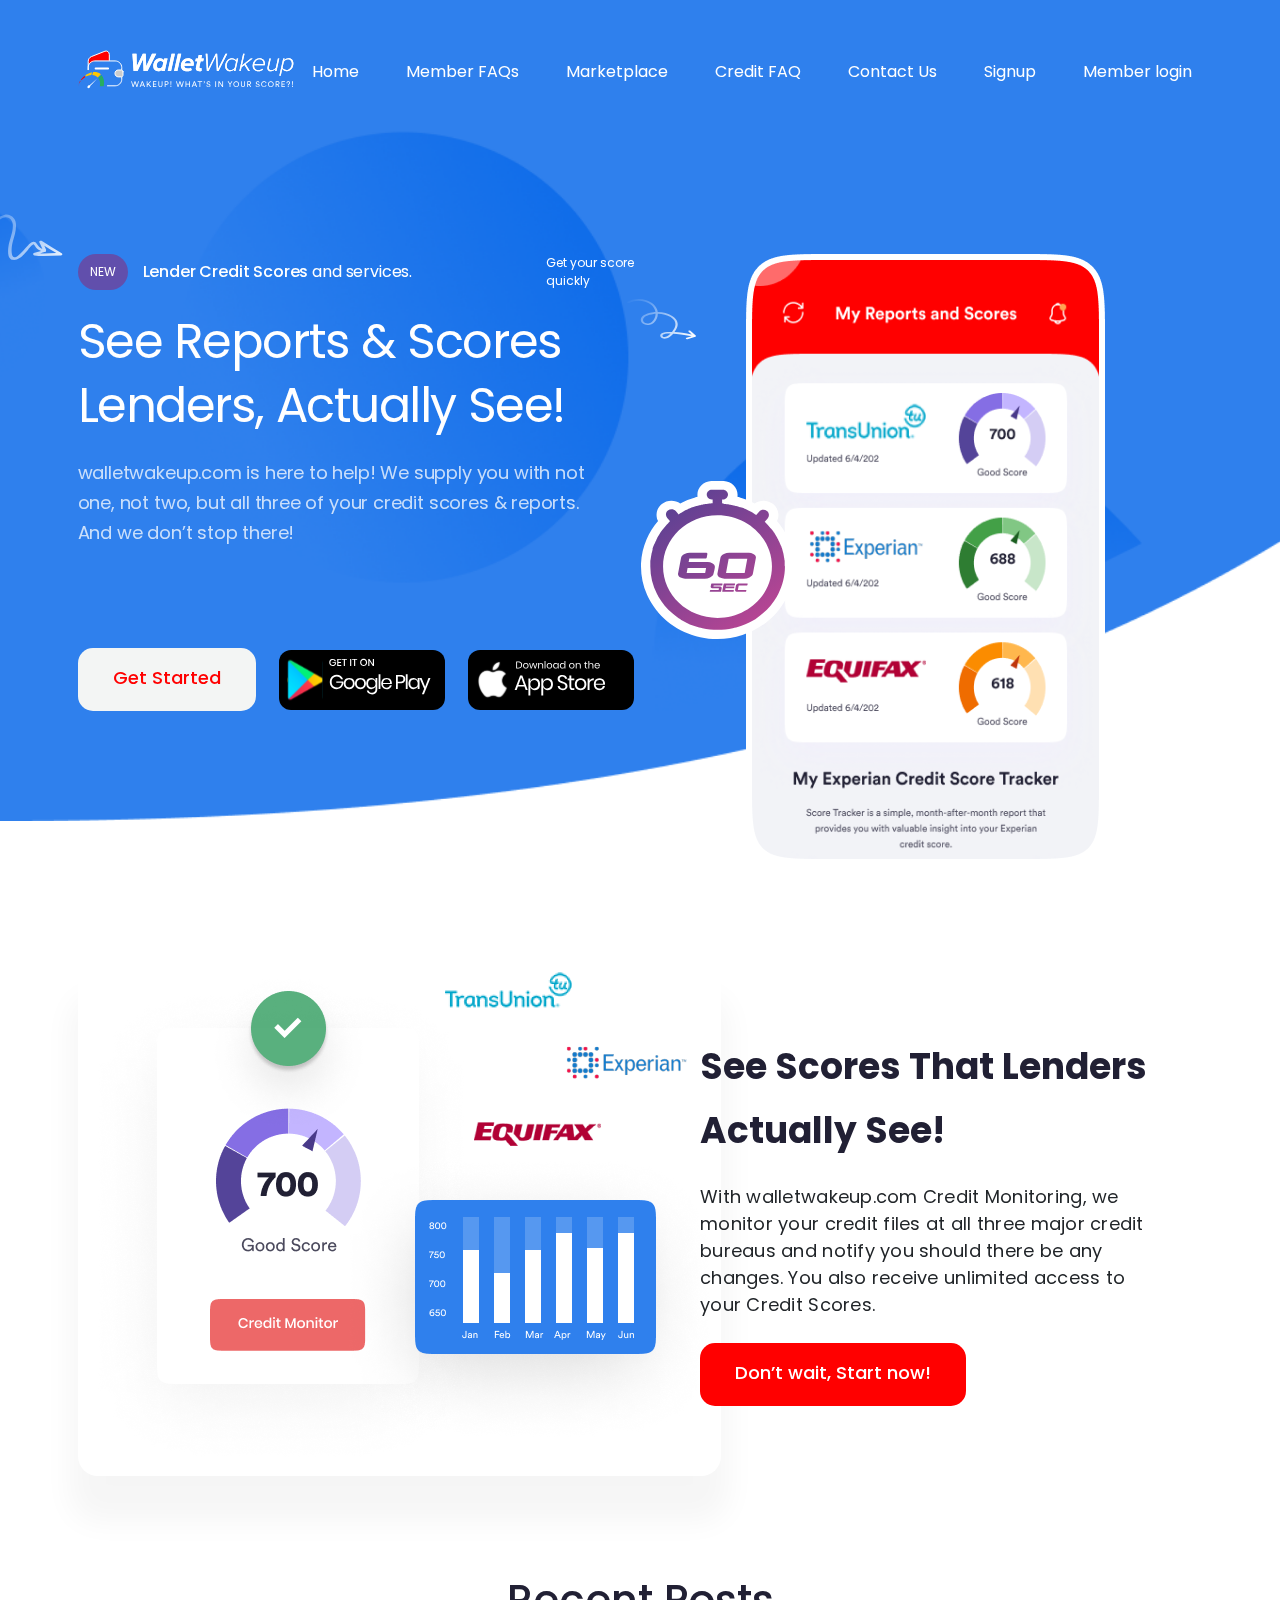
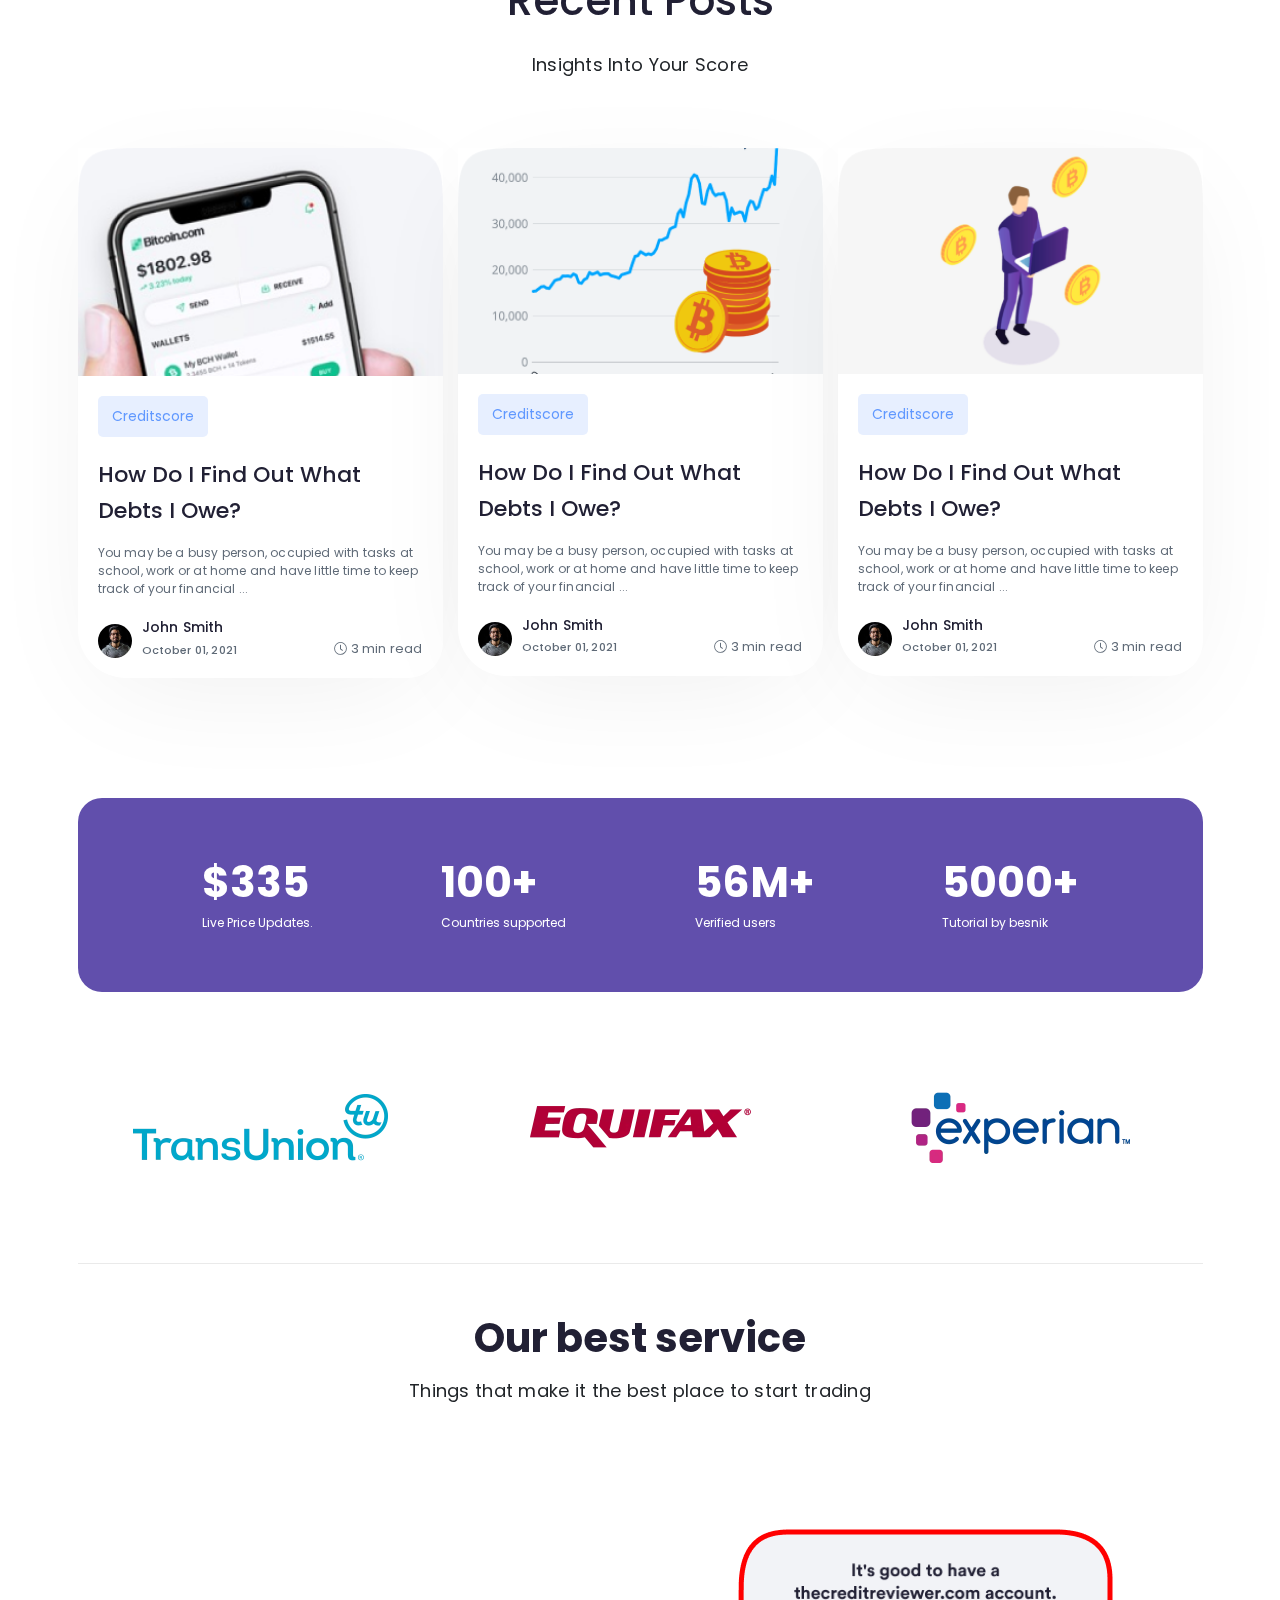
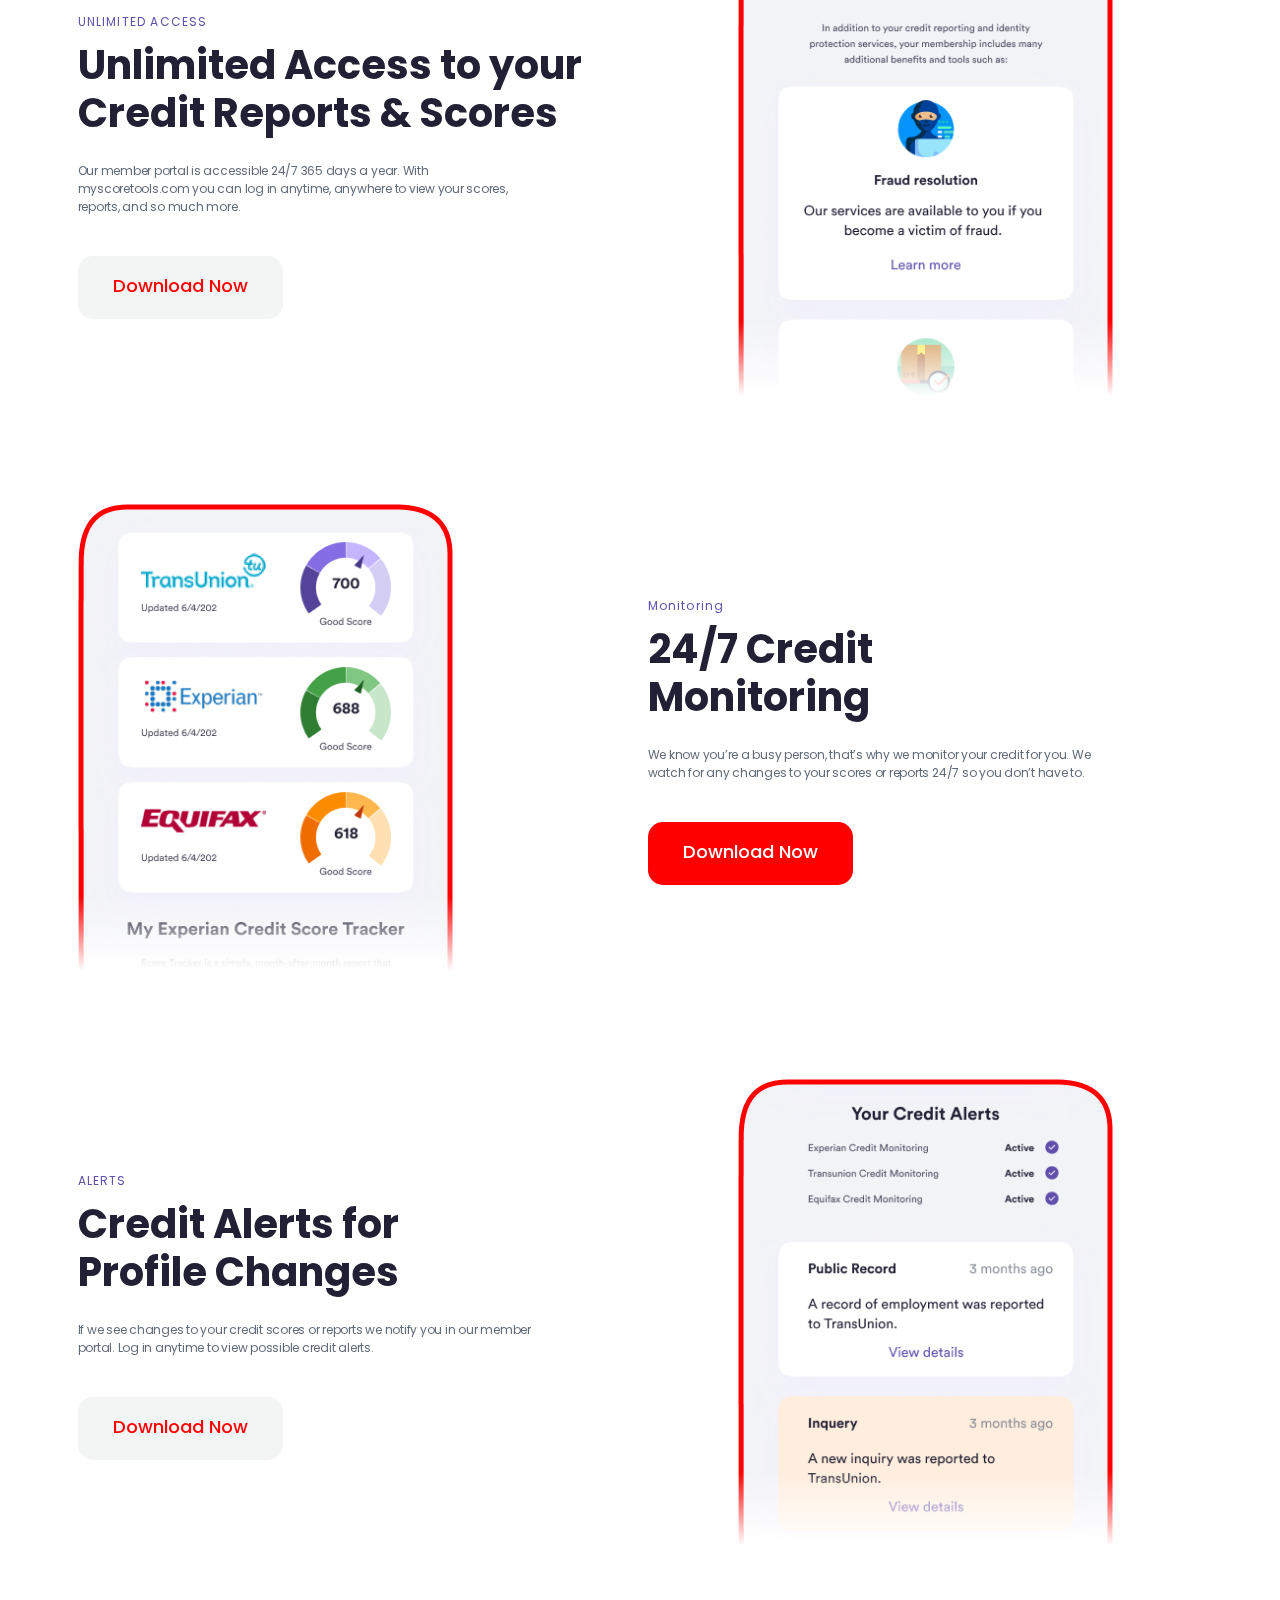
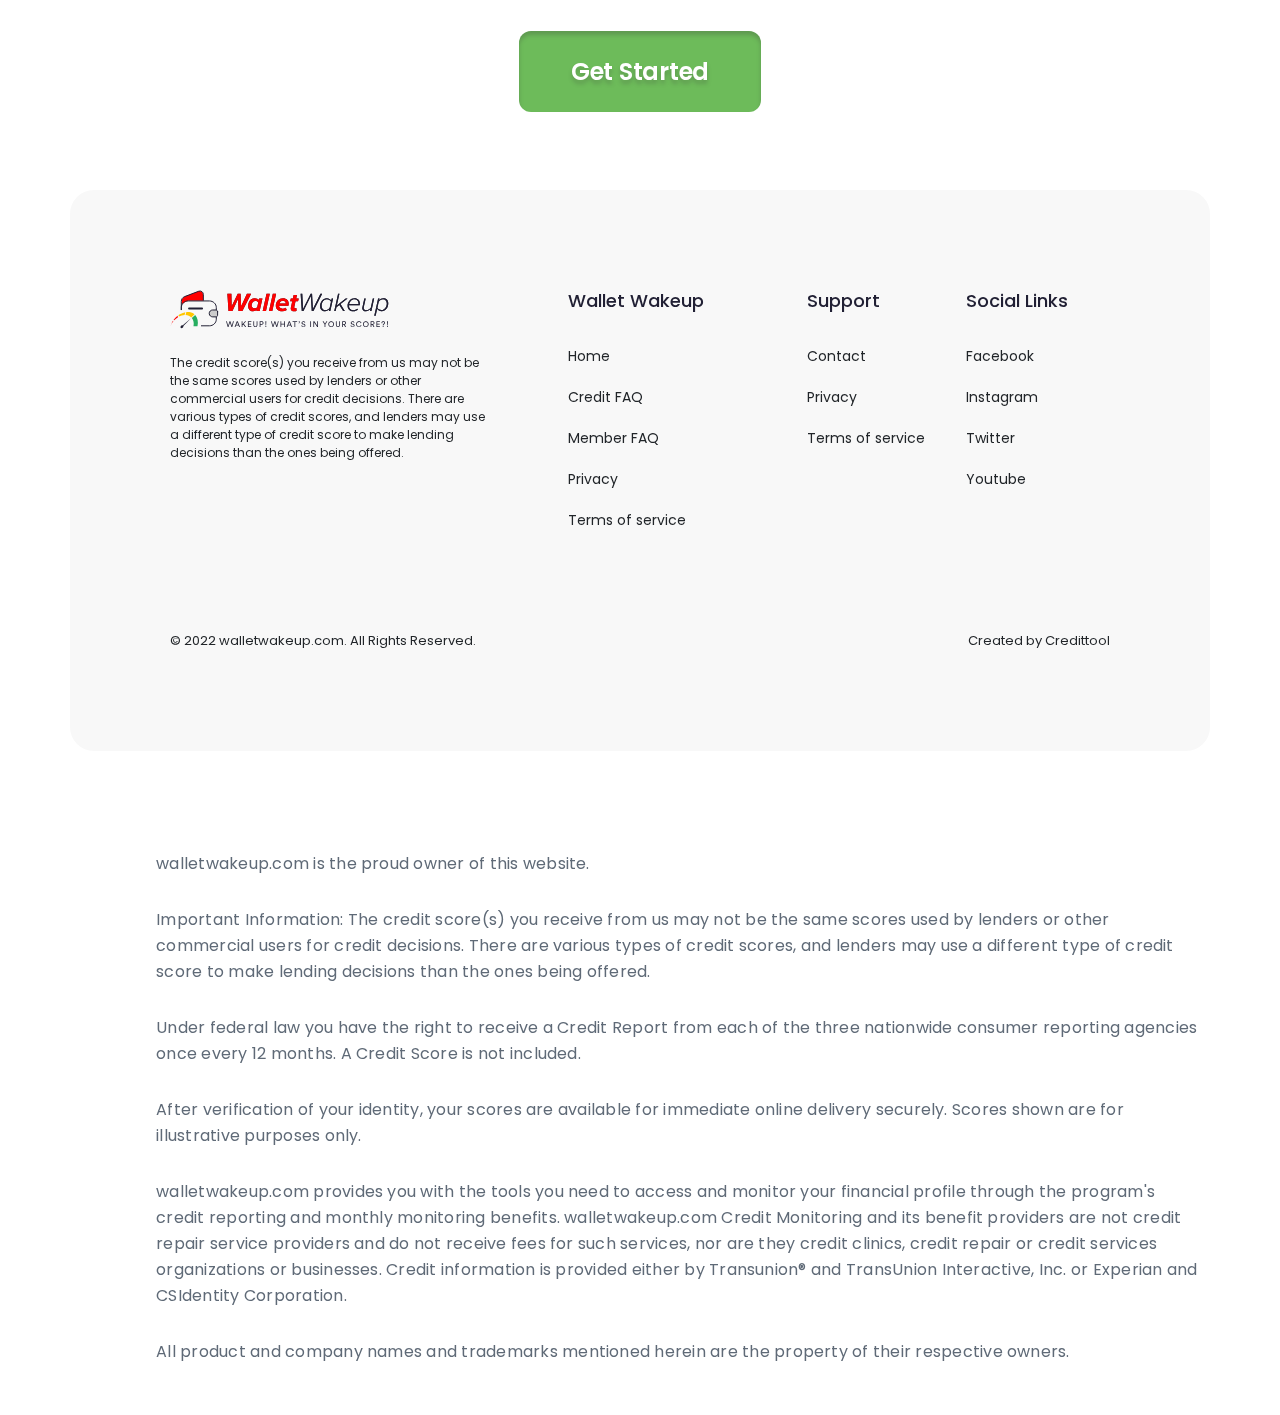
<file: index.html>
<!doctype html>
<html class="no-js" lang="">
    <head>
        <meta charset="utf-8">
        <meta http-equiv="x-ua-compatible" content="ie=edge">
        <title>Site Title Here</title>
        <meta name="description" content="">
        <meta name="viewport" content="width=device-width, initial-scale=1"> 
		<link rel="shortcut icon" type="image/x-icon" href="#">
        <!-- Place favicon.ico in the root directory -->
        
		<!-- CSS here -->
        <link rel="stylesheet" href="assets/css/bootstrap.min.css">
        <link rel="stylesheet" href="assets/css/fontawesome.min.css">  
        <link rel="stylesheet" href="assets/css/style.css">
        <link rel="stylesheet" href="assets/css/responsive.css">
    </head>
    <body>

       
    <!-- header-area START -->
    <div class="header-area">
        <div class="container">
            <div class="row align-items-center">
                <div class="col-2 col-md-1 d-block d-lg-none text-center">
                    <div class="bar">
                        <a class="bar-icon siteBar-btn" href="#">
                            <span></span>
                        </a>
                    </div>
                </div>
                <div class="col-lg-2 col-6">
                    <div class="logo-area">
                        <a href="index.html"><img src="assets/img/Logo.svg" alt=""></a>
                    </div>
                </div>
                <div class="col-lg-10 d-none d-lg-block ">
                    <div class="menu-area">
                        <nav>
                            <ul id="nav">
                                <li><a href="#" class="active">Home</a></li>
                                <li><a href="#">Member FAQs</a></li> 
                                <li><a href="#">Marketplace</a></li> 
                                <li><a href="#">Credit FAQ</a></li> 
                                <li><a href="#">Contact Us</a></li>    
                                <li><a href="./details.html">Signup</a></li> 
                                <li><a href="./details.html">Member login</a></li>   
                            </ul>
                        </nav>
                    </div>
                </div>
            </div>
        </div>
    </div>
        <!-- mobile-menu START -->
        <div class="mobile-menu">
            <div> 
                <a href="#" class="bars siteBar-btn"><i class="fal fa-long-arrow-left"></i></a> 
                <a href="/"><img src="assets/img/Logo.svg" alt=""></a>
                <ul>
                    <li><a href="#" class="active">Homen <span></span></a></li>
                    <li><a href="#">Member FAQs <span></span></a></li> 
                    <li><a href="#">Credit FAQ <span></span></a></li>  
                    <li><a href="#">Contact Us <span></span></a></li>  
                </ul>
            </div>
            <div class="mobileBtn">
                <a href="./details.html">Sign up</a>
                <a href="./details.html">Member Login</a> 
            </div>
        </div> 
    <!-- header-area END -->


    <main>

        <section class="hero_area mb_100">
            <img src="assets/img/hero-bg.png" class="hero_bg" alt="">
            <div class="container">
                <div class="row">
                    <div class="col-lg-6">
                        <div class="hero_cont">
                            <div class="hero_cont_top">
                                <button>
                                    <img src="assets/img/arrow-hero-cont.svg" alt=""> 
                                    new
                                </button>
                                <h6>Lender Credit Scores <span>and services.</span></h6>
                            </div>
                            <h1>See  Reports & Scores   Lenders,  Actually See!</h1>
                            <p>walletwakeup.com is here to help! We supply you with not one, not two, but all three of your credit scores & reports. And we don’t stop there!</p>
                            <div class="hero-btn_grp">
                                <a href="#" class="thm_btn">Get Started</a>
                                <a href="#"><img src="assets/img/playstor.svg" alt=""></a>
                                <a href="#"><img src="assets/img/appstore.svg" alt=""></a>
                            </div>
                        </div>
                    </div>
                    <div class="col-lg-6">
                        <div class="hero_img">
                            <div class="hero_img_txt">
                                <p>Get your score quickly <img src="assets/img/arrow-hero-img.svg" alt=""></p>
                            </div>
                            <span>
                                <img src="assets/img/time.svg" alt="">
                            </span>
                            <i>
                                <img src="assets/img/hero-mobile.png" alt="">
                            </i>
                        </div>
                    </div>
                </div>
            </div>
        </section>

        <section class="monitor_area mb_100">
            <div class="container">
                <div class="row align-items-center">
                    <div class="col-lg-6">
                        <div class="">
                            <img src="assets/img/monitoring.png" alt="">
                        </div>
                    </div>
                    <div class="col-lg-6">
                        <div class="sec_title">
                            <h2>See Scores That Lenders Actually See!</h2>
                            <p>With walletwakeup.com Credit Monitoring, we monitor your credit files at all three major credit bureaus and notify you should there be any changes. You also receive unlimited access to your Credit Scores.</p>
                            <a href="#" class="thm_btn bg">Don’t wait, Start now!</a>
                        </div>
                    </div>
                </div>
            </div>
        </section>

        <section class="blog_area">
            <div class="container">
                <div class="row">
                    <div class="col-lg-12">
                        <div class="sec_title Posts_title text-center">
                            <h1>Recent Posts</h1>
                            <p>Insights Into Your Score</p>
                        </div>
                    </div>
                </div>
                <div class="row">
                    <div class="col-lg-4">
                        <div class="blog_blk">
                            <i>
                                <img src="assets/img/post1.png" alt="">
                            </i>
                            <div class="blog_blk_cont">
                                <a href="#">Creditscore</a>
                                <h4>How Do I Find Out What Debts I Owe?</h4>
                                <p>You may be a busy person, occupied with tasks at school, work or at home and have little time to keep track of your financial ...</p>
                                <div class="blog_blk_btm">
                                    <div class="blog_parson">
                                        <span>
                                            <img src="assets/img/parson.png" alt="">
                                        </span>
                                        <h6> John Smith
                                            <p>October 01, 2021</p>
                                        </h6>
                                    </div>
                                    <span>
                                        <i class="fal fa-clock"></i> 3 min read
                                    </span>
                                </div>
                            </div>
                        </div>
                    </div>
                    <div class="col-lg-4">
                        <div class="blog_blk">
                            <i>
                                <img src="assets/img/post2.png" alt="">
                            </i>
                            <div class="blog_blk_cont">
                                <a href="#">Creditscore</a>
                                <h4>How Do I Find Out What Debts I Owe?</h4>
                                <p>You may be a busy person, occupied with tasks at school, work or at home and have little time to keep track of your financial ...</p>
                                <div class="blog_blk_btm">
                                    <div class="blog_parson">
                                        <span>
                                            <img src="assets/img/parson.png" alt="">
                                        </span>
                                        <h6> John Smith
                                            <p>October 01, 2021</p>
                                        </h6>
                                    </div>
                                    <span>
                                        <i class="fal fa-clock"></i> 3 min read
                                    </span>
                                </div>
                            </div>
                        </div>
                    </div>
                    <div class="col-lg-4">
                        <div class="blog_blk">
                            <i>
                                <img src="assets/img/post3.png" alt="">
                            </i>
                            <div class="blog_blk_cont">
                                <a href="#">Creditscore</a>
                                <h4>How Do I Find Out What Debts I Owe?</h4>
                                <p>You may be a busy person, occupied with tasks at school, work or at home and have little time to keep track of your financial ...</p>
                                <div class="blog_blk_btm">
                                    <div class="blog_parson">
                                        <span>
                                            <img src="assets/img/parson.png" alt="">
                                        </span>
                                        <h6> John Smith
                                            <p>October 01, 2021</p>
                                        </h6>
                                    </div>
                                    <span>
                                        <i class="fal fa-clock"></i> 3 min read
                                    </span>
                                </div>
                            </div>
                        </div>
                    </div>
                </div>
                <div class="row">
                    <div class="col-lg-12">
                        <div class="Countdown_wrp">
                            <ul>
                                <li>
                                    <h6>$335</h6>
                                    <p>Live Price Updates.</p>
                                </li>
                                <li>
                                    <h6>100+</h6>
                                    <p>Countries supported</p>
                                </li>
                                <li>
                                    <h6>56M+</h6>
                                    <p>Verified users</p>
                                </li>
                                <li>
                                    <h6>5000+</h6>
                                    <p>Tutorial by besnik</p>
                                </li>
                            </ul>
                        </div>
                    </div>
                </div>
                <div class="row align-items-center">
                    <div class="col-lg-4 col-md-6">
                        <div class="brand_logo">
                            <a href="#">
                                <img src="assets/img/brand-logo.svg" alt="">
                            </a>
                        </div>
                    </div>
                    <div class="col-lg-4 col-md-6">
                        <div class="brand_logo">
                            <a href="#">
                                <img src="assets/img/brand-logo2.svg" alt="">
                            </a>
                        </div>
                    </div>
                    <div class="col-lg-4 col-md-6">
                        <div class="brand_logo mb-0">
                            <a href="#">
                                <img src="assets/img/brand-logo3.svg" alt="">
                            </a>
                        </div>
                    </div>
                </div>
                <hr class="blog_bdr">
            </div>
        </section>


        <section class="service_area">
            <div class="container">
                <div class="row">
                    <div class="col-lg-12">
                        <div class="sec_title text-center">
                            <h1>Our best service</h1>
                            <p>Things  that make it the best place to start trading</p>
                        </div>
                    </div>
                </div>
                <div class="row">
                    <div class="col-lg-6">
                        <div class="svc_content">
                            <span>UNLIMITED ACCESS</span>
                            <h1>Unlimited Access to your Credit Reports & Scores</h1>
                            <p>Our member portal is accessible 24/7 365 days a year.
                                With myscoretools.com you can log in anytime, anywhere
                                to view your scores, reports, and so much more.</p>
                            <a href="#" class="thm_btn">Download Now</a>
                        </div>
                    </div>
                    <div class="col-lg-6">
                        <div class="svc_img">
                            <i>
                                <img src="assets/img/svc1.png" alt="">
                            </i>
                        </div>
                    </div>
                </div>
                <div class="row">
                    <div class="col-lg-6">
                        <div class="svc_img">
                            <i>
                                <img src="assets/img/svc2.png" alt="">
                            </i>
                        </div>
                    </div>
                    <div class="col-lg-6">
                        <div class="svc_content">
                            <span>Monitoring</span>
                            <h1>24/7 Credit <br> Monitoring</h1>
                            <p>We know you’re a busy person, that’s why we monitor your credit for you. We watch for any changes to your scores or reports 24/7 so you don’t have to.</p>
                            <a href="#" class="thm_btn bg">Download Now</a>
                        </div>
                    </div>
                </div>
                <div class="row">
                    <div class="col-lg-6">
                        <div class="svc_content">
                            <span>ALERTS</span>
                            <h1>Credit Alerts for <br> Profile Changes</h1>
                            <p>If we see changes to your credit scores or reports we notify you in our member portal. Log in anytime to view possible credit alerts.</p>
                            <a href="#" class="thm_btn">Download Now</a>
                        </div>
                    </div>
                    <div class="col-lg-6">
                        <div class="svc_img">
                            <i>
                                <img src="assets/img/svc3.png" alt="">
                            </i>
                        </div>
                    </div>
                </div>
                <div class="row">
                    <div class="col-lg-12">
                        <div class="svc_btn">
                            <a href="#">Get Started</a>
                        </div>
                    </div>
                </div>
            </div>
        </section>



    </main>

    

    <footer class="footer-area">
        <div class="container">
            <div class="row">
                <div class="col-lg-5 col-md-12">
                    <div class="footer_cont">
                        <a href="#" class="logo">
                            <img src="assets/img/blackLogo.svg" alt="">
                        </a>
                        <p>The credit score(s) you receive from us may not be the same scores used by lenders or other commercial users for credit decisions. There are various types of credit scores, and lenders may use a different type of credit score to make lending decisions than the ones being offered.</p>
                    </div>
                </div>
                <div class="col-lg-3 col-md-4 col-6">
                    <div class="footer_nav">
                        <ul>
                            <li><h5>Wallet Wakeup</h5></li>
                            <li><a href="#">Home</a></li>
                            <li><a href="#">Credit FAQ</a></li>
                            <li><a href="#">Member FAQ</a></li>
                            <li><a href="#">Privacy</a></li>
                            <li><a href="#">Terms of service</a></li>
                        </ul>
                    </div>
                </div>
                <div class="col-lg-2 col-md-4 col-6">
                    <div class="footer_nav">
                        <ul>
                            <li><h5>Support</h5></li>
                            <li><a href="#">Contact</a></li>
                            <li><a href="#">Privacy</a></li>
                            <li><a href="#">Terms of service</a></li>
                        </ul>
                    </div>
                </div>
                <div class="col-lg-2 col-md-4">
                    <div class="footer_nav">
                        <ul>
                            <li><h5>Social Links</h5></li>
                            <li><a href="#">Facebook</a></li>
                            <li><a href="#">Instagram</a></li>
                            <li><a href="#">Twitter</a></li>
                            <li><a href="#">Youtube</a></li>
                        </ul>
                    </div>
                </div>
            </div>
            <div class="row">
                <div class="col-lg-12">
                    <div class="footer_btm">
                        <a href="#">© 2022 walletwakeup.com. All Rights Reserved.</a>
                        <a href="#">Created by Credittool</a>
                    </div>
                </div>
            </div>
        </div>
    </footer>
    

    <section class="site_info">
        <div class="container">
            <div class="row">
                <div class="col-lg-12">
                    <div class="">
                        <p>walletwakeup.com is the proud owner of this website.</p>
                        <p>Important Information: The credit score(s) you receive from us may not be the same scores used by lenders or other commercial users for credit decisions. There are various types of credit scores, and lenders may use a different type of credit score to make lending decisions than the ones being offered.</p>
                        <p>Under federal law you have the right to receive a Credit Report from each of the three nationwide consumer reporting agencies once every 12 months. A Credit Score is not included.</p>
                        <p>After verification of your identity, your scores are available for immediate online delivery securely. Scores shown are for illustrative purposes only.</p>
                        <p>walletwakeup.com provides you with the tools you need to access and monitor your financial profile through the program's credit reporting and monthly monitoring benefits. walletwakeup.com Credit Monitoring and its benefit providers are not credit repair service providers and do not receive fees for such services, nor are they credit clinics, credit repair or credit services organizations or businesses. Credit information is provided either by Transunion® and TransUnion Interactive, Inc. or Experian and CSIdentity Corporation.</p>
                        <p>All product and company names and trademarks mentioned herein are the property of their respective owners.</p>
                    </div>
                </div>
            </div>
        </div>
    </section>
    
		<!-- JS here --> 
        <script src="assets/js/jquery-3.4.1.min.js"></script>
        <script src="assets/js/popper.min.js"></script>
        <script src="assets/js/bootstrap.min.js"></script>
        <script src="assets/js/main.js"></script>

    </body>
</html>
</file>
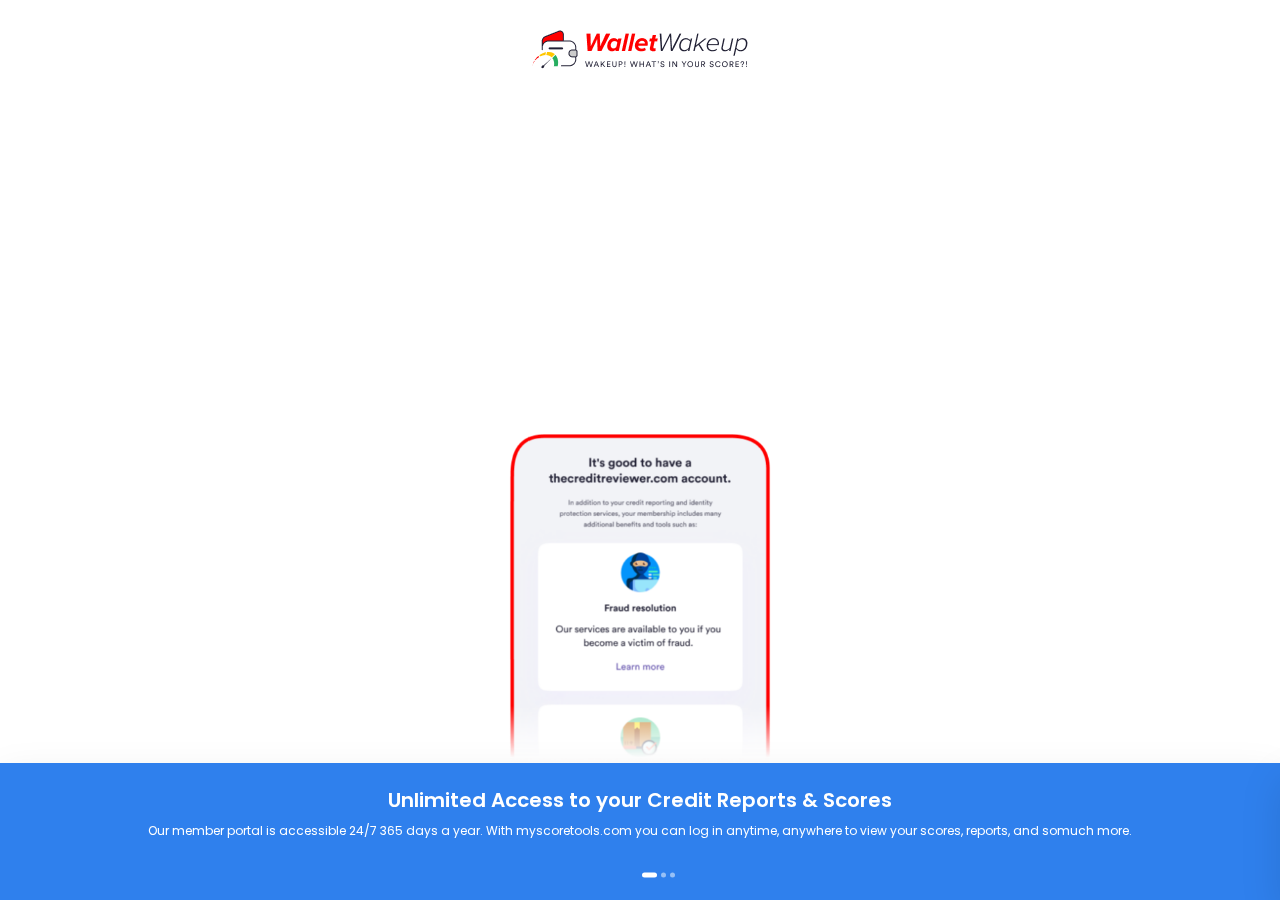
<file: details.html>
<!doctype html>
<html class="no-js" lang="">
    <head>
        <meta charset="utf-8">
        <meta http-equiv="x-ua-compatible" content="ie=edge">
        <title>Details</title>
        <meta name="description" content="">
        <meta name="viewport" content="width=device-width, initial-scale=1"> 
		<link rel="shortcut icon" type="image/x-icon" href="#">
        <!-- Place favicon.ico in the root directory -->
        
		<!-- CSS here -->
        <link rel="stylesheet" href="assets/css/bootstrap.min.css">
        <link rel="stylesheet" href="assets/css/fontawesome.min.css">  
        <link rel="stylesheet" href="assets/css/owl.carousel.min.css">  
        <link rel="stylesheet" href="assets/css/style.css">
        <link rel="stylesheet" href="assets/css/responsive.css">
    </head>
    <body>

       <div class="detailses">
            <a href="./index.html" class="The_logo"><img src="assets/img/dark-logo.png" alt=""></a>
            <div class="detailses_items_carousel owl-carousel"> 
                <div class="detailses_items"> 
                    <div class="detailses_wrp_top">
                        <div class="main_img">
                            <img src="assets/img/svc1.png" alt="">
                        </div>
                    </div>
                    <div class="detailses_wrp_bottom">
                        <h4>Unlimited Access to your Credit Reports & Scores</h4>
                        <p>Our member portal is accessible 24/7 365 days a year.
                            With myscoretools.com you can log in anytime, anywhere
                            to view your scores, reports, and somuch more.</p>
                    </div>
                </div>
                <div class="detailses_items"> 
                    <div class="detailses_wrp_top">
                        <div class="main_img">
                            <img src="assets/img/svc2.png" alt="">
                        </div>
                    </div>
                    <div class="detailses_wrp_bottom">
                        <h4>24/7 Credit Monitoring</h4>
                        <p>We know you’re a busy person, that’s why we monitor your credit for you. We watch for any changes to your scores or reports 24/7 so you don’t have to.</p>
                    </div>
                </div>
                <div class="detailses_items"> 
                    <div class="detailses_wrp_top">
                        <div class="main_img">
                            <img src="assets/img/svc3.png" alt="">
                        </div>
                    </div>
                    <div class="detailses_wrp_bottom">
                        <h4>Credit Alerts for Profile Changes</h4>
                        <p>If we see changes to your credit scores or reports we notify you in our member portal. Log in anytime to view possible credit alerts.</p>
                    </div>
                </div>
            </div>
       </div>
 

    
		<!-- JS here --> 
        <script src="assets/js/jquery-3.4.1.min.js"></script>
        <script src="assets/js/popper.min.js"></script>
        <script src="assets/js/owl.carousel.min.js"></script>
        <script src="assets/js/bootstrap.min.js"></script>
        <script src="assets/js/main.js"></script>
   
    </body>
</html>
</file>
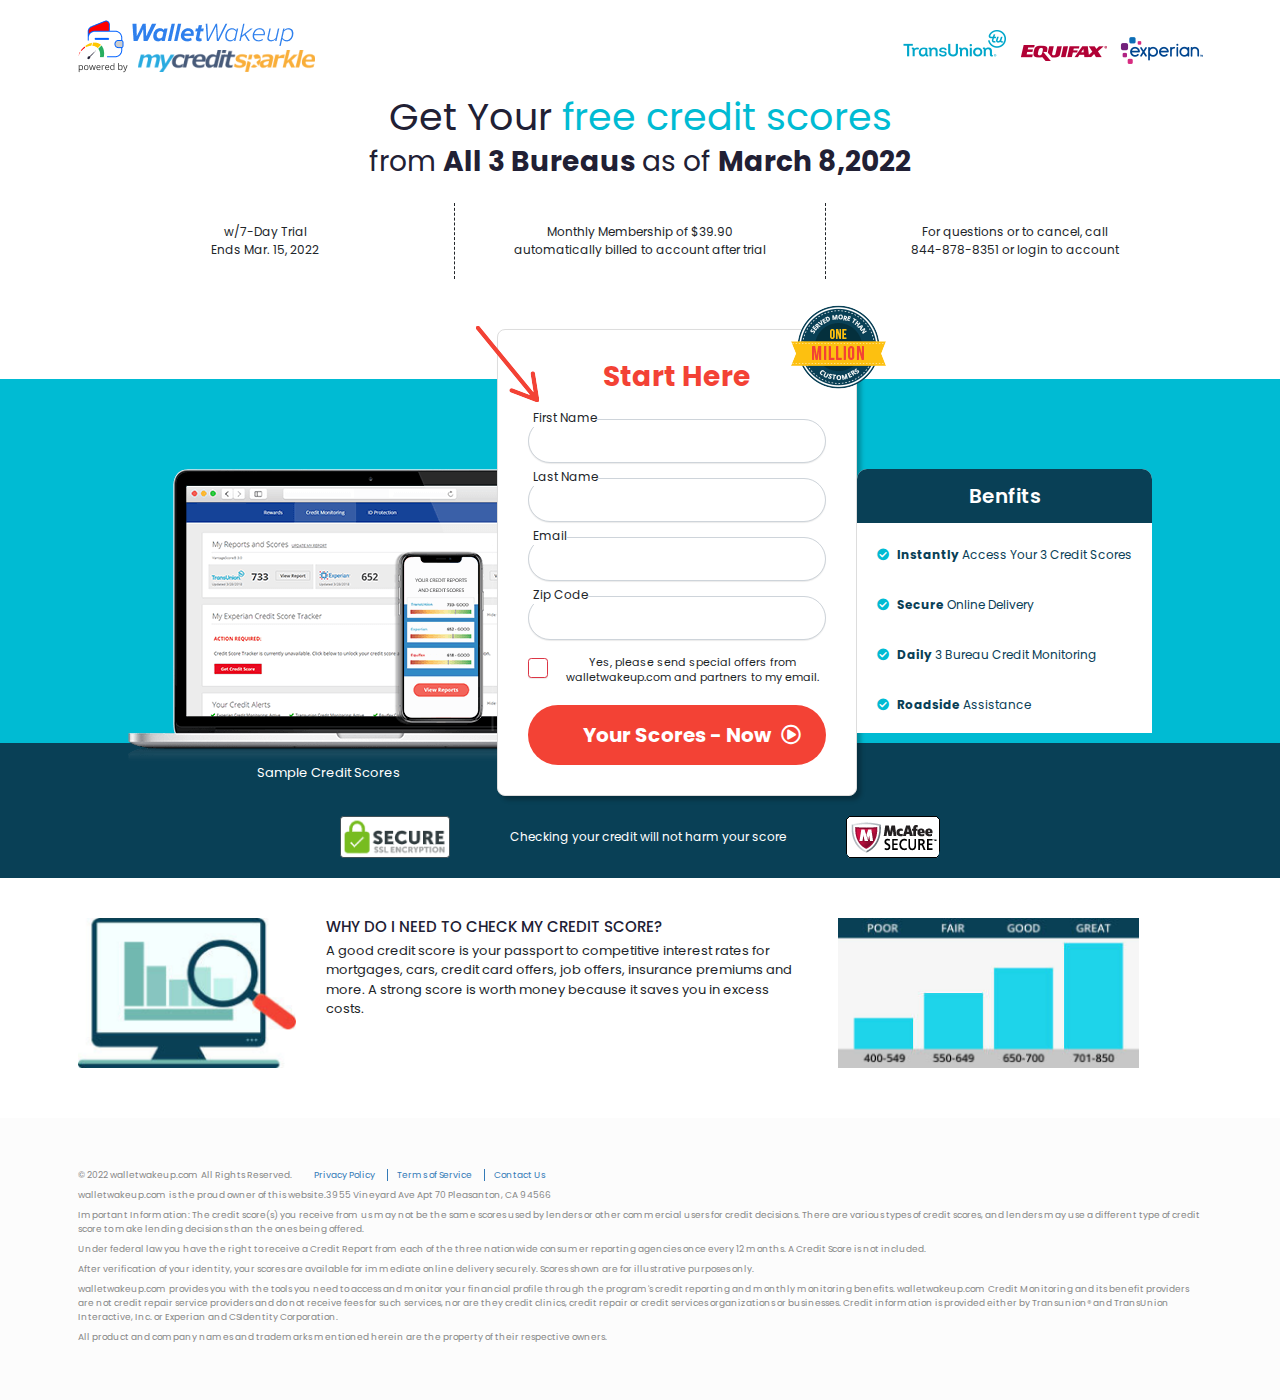
<file: signup.html>
<!doctype html>
<html class="no-js" lang="">
    <head>
        <meta charset="utf-8">
        <meta http-equiv="x-ua-compatible" content="ie=edge">
        <title>Sign Up</title>
        <meta name="description" content="">
        <meta name="viewport" content="width=device-width, initial-scale=1"> 
		<link rel="shortcut icon" type="image/x-icon" href="#">
        <!-- Place favicon.ico in the root directory -->
        
		<!-- CSS here -->
        <link rel="stylesheet" href="assets/css/bootstrap.min.css">
        <link rel="stylesheet" href="assets/css/fontawesome.min.css">  
        <link rel="stylesheet" href="assets/css/style.css">
        <link rel="stylesheet" href="assets/css/responsive.css">
    </head>
    <body>

       
       
    <!-- header-area START -->
    <div class="header">
        <div class="container">
            <div class="row align-items-center">
                <div class="col-lg-5">
                    <a class="logo-area" href="#"><img src="assets/img/signup/logo.png" alt=""></a>
                </div>
                <div class="col-lg-7 text-end">
                    <img src="assets/img/signup/headerBrands.png" alt="" class="right_imgs">
                </div> 
            </div>
        </div>
    </div> 
    <!-- header-area END -->

    <main>  
        <!-- Hero-are STARTED -->
        <div class="hero-area">
            <div class="container">
                <div class="row">
                    <div class="col-lg-12">
                        <div class="hr_wrp">
                            <h1>Get Your <span style="color: #00BBD3;">free credit scores</span></h1>
                            <h3>from <b>All 3 Bureaus</b> as of <b>March 8,2022</b></h3>
                        </div>
                        <div class="hr_blks">
                            <div class="hr_blk">
                                w/7-Day Trial <br>
                                Ends Mar. 15, 2022
                            </div>
                            <div class="hr_blk">
                                Monthly Membership of $39.90 <br>
                                automatically billed to account after trial
                            </div>
                            <div class="hr_blk">
                                For questions or to cancel, call <br>
                                844-878-8351 or login to account
                            </div>
                        </div>
                    </div>
                    <div class="col-lg-12 d-block d-lg-none">
                        <div class="opts"> 
                            <img src="assets/img/signup/scores-opt.png" class="scr_opt" alt="">
                            <img src="assets/img/signup/arrow-opt.png" class="opt_arrow" alt="">
                        </div>
                    </div>
                </div>
            </div>
        </div>
        <!-- Hero-are END -->

        <!-- Register STARTED -->
        <div class="register_area">
            <div class="container">
                <div class="row">
                    <div class="col-lg-12">
                        <div class="register_wrp">
                            <div class="dsk_wrp d-none d-lg-block">
                                <img src="assets/img/signup/dsk.png" alt="">
                            </div>
                            <form action="#" class="rgstr_form needs-validation" novalidate>
                                <img src="assets/img/signup/arrow_down.png" class="arrowDown" alt="">
                                <h5>Start Here</h5>
                                <img src="assets/img/signup/logo-whitebk-flat.png" class="sile" alt="">
                                <label for="#">
                                    <span>first name</span>
                                    <input type="text" class="form-control" value="" required>
                                    <div class="valid-feedback">Looks good!</div>
                                    <div class="invalid-feedback">Please provide data</div>
                                </label>
                                <label for="#">
                                    <span>last name</span>
                                    <input type="text" class="form-control" value="" required>
                                    <div class="valid-feedback">Looks good!</div>
                                    <div class="invalid-feedback">Please provide data</div>
                                </label>
                                <label for="#">
                                    <span>email</span>
                                    <input type="text" class="form-control" value="" required>
                                    <div class="valid-feedback">Looks good!</div>
                                    <div class="invalid-feedback">Please provide data</div>
                                </label>
                                <label for="#">
                                    <span>zip code</span>
                                    <input type="text" class="form-control" value="" required>
                                    <div class="valid-feedback">Looks good!</div>
                                    <div class="invalid-feedback">Please provide data</div>
                                </label>
                                <label for="checkIt" class="checkBx"> 
                                    <input class="form-check-input is-invalid" type="checkbox" value="yes" id="checkIt" required>
                                    Yes, please send special offers from walletwakeup.com and partners to my email.
                                </label>
                                <button type="button">Your Scores - Now  <i class="far fa-play-circle"></i></button>
                                <div class="srcs d-block d-lg-none">
                                    <img src="assets/img/signup/scr.png" alt=""> 
                                    <img src="assets/img/signup/mcscr.png" alt="">
                                </div>
                            </form>
                            <div class="bnft">
                                <h3>Benfits</h3>
                                <p><span><i class="fas fa-check-circle"></i> Instantly</span> Access Your 3 Credit Scores</p>
                                <p><span><i class="fas fa-check-circle"></i> Secure</span> Online Delivery</p>
                                <p><span><i class="fas fa-check-circle"></i> Daily</span> 3 Bureau Credit Monitoring</p>
                                <p><span><i class="fas fa-check-circle"></i> Roadside</span> Assistance</p>
                            </div>
                        </div>
                    </div>
                </div>
            </div>
        </div>
        <div class="registerBottom d-none d-lg-flex">
            <img src="assets/img/signup/scr.png" alt="">
            <p>Checking your credit will not harm your score</p>
            <a href="https://www.mcafeesecure.com/RatingVerify?ref=thecreditreviewer.com" target="_blank"><img src="assets/img/signup/mcscr.png" alt=""></a>
            
        </div>
        <!-- Register END -->

        <!-- CreditScore STARTED -->
        <div class="creditscore-area d-none d-lg-block">
            <div class="container">
                <div class="row">
                    <div class="col-lg-8">
                        <div class="crdScrBlk">
                            <img src="assets/img/signup/dsk_src.png" alt="">
                            <div class="crdScrWrp">
                                <h5>Why do I need to check my Credit Score?</h5>
                                <p>A good credit score is your passport to competitive interest rates for mortgages, cars, credit card offers, job offers, insurance premiums and more. A strong score is worth money because it saves you in excess costs.</p>
                            </div>
                        </div> 
                    </div>
                    <div class="col-lg-4">
                        <div class="crdScrImg">
                            <img src="assets/img/signup/chart.png" alt="">
                        </div>
                    </div>
                </div>
            </div>
        </div>
        <!-- CreditScore END -->

    </main>

    <!-- Footer-area STARTED -->
    <div class="footer">
        <div class="container">
            <div class="row">
                <div class="col-lg-12">
                    <div class="footer-wrp">
                        <p class="fwMns">
                            © 2022 walletwakeup.com All Rights Reserved. 
                            <a href="https://thecreditreviewer.com/privacy-policy.asp" target="_blank">Privacy Policy</a>
                            <a href="https://thecreditreviewer.com/terms-of-service.asp" target="_blank">Terms of Service</a>
                            <a href="#" target="_blank">Contact Us</a>  
                        </p>
                        <p>walletwakeup.com is the proud owner of this website.3955 Vineyard Ave Apt 70 Pleasanton, CA 94566</p>
                        <p>Important Information: The credit score(s) you receive from us may not be the same scores used by lenders or other commercial users for credit decisions. There are various types of credit scores, and lenders may use a different type of credit score to make lending decisions than the ones being offered.</p>
                        <p>Under federal law you have the right to receive a Credit Report from each of the three nationwide consumer reporting agencies once every 12 months. A Credit Score is not included.</p>
                        <p>After verification of your identity, your scores are available for immediate online delivery securely. Scores shown are for illustrative purposes only.</p>
                        <p>walletwakeup.com provides you with the tools you need to access and monitor your financial profile through the program's credit reporting and monthly monitoring benefits. walletwakeup.com Credit Monitoring and its benefit providers are not credit repair service providers and do not receive fees for such services, nor are they credit clinics, credit repair or credit services organizations or businesses. Credit information is provided either by Transunion® and TransUnion Interactive, Inc. or Experian and CSIdentity Corporation.</p>
                        <p>All product and company names and trademarks mentioned herein are the property of their respective owners.</p>
                    </div>
                </div>
            </div>
        </div>
    </div>
    <!-- Footer-area END -->

    
		<!-- JS here --> 
        <script src="assets/js/jquery-3.4.1.min.js"></script>
        <script src="assets/js/popper.min.js"></script>
        <script src="assets/js/bootstrap.min.js"></script>
        <script src="assets/js/main.js"></script>

    </body>
</html>
</file>
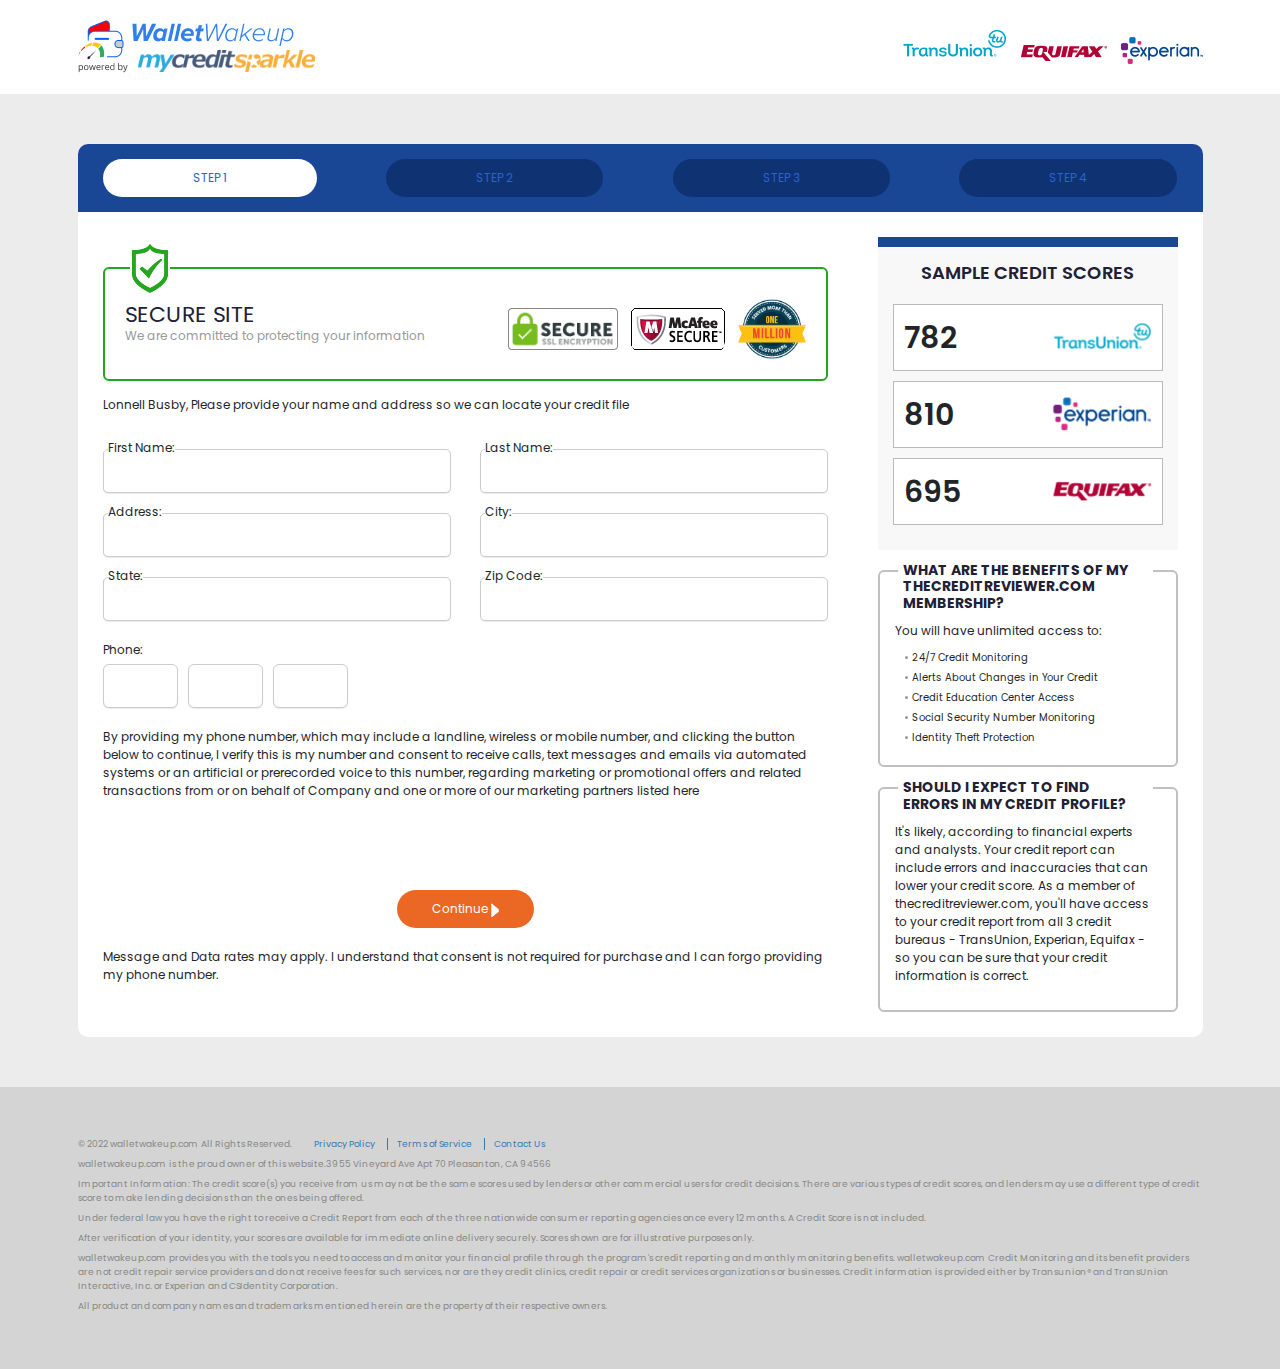
<file: signup2.html>
<!doctype html>
<html class="no-js" lang="">
    <head>
        <meta charset="utf-8">
        <meta http-equiv="x-ua-compatible" content="ie=edge">
        <title>Sign Up 2</title>
        <meta name="description" content="">
        <meta name="viewport" content="width=device-width, initial-scale=1"> 
		<link rel="shortcut icon" type="image/x-icon" href="#">
        <!-- Place favicon.ico in the root directory -->
        
		<!-- CSS here -->
        <link rel="stylesheet" href="assets/css/bootstrap.min.css">
        <link rel="stylesheet" href="assets/css/fontawesome.min.css">  
        <link rel="stylesheet" href="assets/css/style.css">
        <link rel="stylesheet" href="assets/css/responsive.css">
    </head>
    <body style="background-color: #ECECEC;">

       
       
    <!-- header-area START -->
    <div class="header">
        <div class="container">
            <div class="row align-items-center">
                <div class="col-lg-5">
                    <a class="logo-area" href="#"><img src="assets/img/signup/logo.png" alt=""></a>
                </div>
                <div class="col-lg-7 text-end">
                    <img src="assets/img/signup/headerBrands.png" alt="" class="right_imgs">
                </div> 
            </div>
        </div>
    </div> 
    <!-- header-area END -->

    <main>  
        
        <!-- steps-area STARTED -->
        <div class="steps-area">
            <div class="container">
                <div class="row">
                    <div class="col-lg-12">
                        <div class="step_wrepper"> 
                            <div class="whole_step"> 
                                <div class="stps">
                                    <button type="button" class="active">step 1</button>
                                    <button type="button">step 2</button>
                                    <button type="button">step 3</button>
                                    <button type="button">step 4</button> 
                                </div>
                                <div class="stp_wrp active">
                                    <form class="stp1">
                                        <div class="sqr_blk"> 
                                            <img src="assets/img/signup/right.png" class="checks" alt="">
                                            <div class="stp_sqr">
                                                <h3>Secure Site</h3>
                                                <p>We are committed to protecting your information</p>
                                            </div>
                                            <div class="stp_sqr_img">
                                                <img src="assets/img/signup/scr.png" alt="">
                                                <img src="assets/img/signup/mcscr.png" alt="">
                                                <img src="assets/img/signup/logo-whitebk-flat.png" class="sile" alt="">
                                            </div>
                                        </div>
                                        <p>Lonnell Busby, Please provide your name and address so we can locate your credit file</p>
                                        <div class="all_labels"> 
                                            <label for="">
                                                <span>First Name:</span>
                                                <input type="text" name="" id="">
                                            </label>
                                            <label for="">
                                                <span>last Name:</span>
                                                <input type="text" name="" id="">
                                            </label>
                                            <label for="">
                                                <span>Address:</span>
                                                <input type="text" name="" id="">
                                            </label>
                                            <label for="">
                                                <span>city:</span>
                                                <input type="text" name="" id="">
                                            </label>
                                            <label for="">
                                                <span>state:</span>
                                                <input type="text" name="" id="">
                                            </label>
                                            <label for="">
                                                <span>zip code:</span>
                                                <input type="text" name="" id="">
                                            </label>
                                        </div>
                                        <div class="threeInOne">
                                            <span>Phone:</span>
                                            <input type="text" name="" id="">
                                            <input type="text" name="" id="">
                                            <input type="text" name="" id="">
                                        </div>
                                        <p>By providing my phone number, which may include a landline, wireless or mobile number, and clicking the button below to continue, I verify this is my number and consent to receive calls, text messages and emails via automated systems or an artificial or prerecorded voice to this number, regarding marketing or promotional offers and related transactions from or on behalf of Company and one or more of our marketing partners listed here</p>
                                        <button class="nextStep" type="button">continue <img src="assets/img/signup/angleRight.png" alt=""></button>
                                        <p>Message and Data rates may apply. I understand that consent is not required for purchase and I can forgo providing my phone number.</p>
                                    </form>
                                    <div class="stp_right">
                                        <div class="crd_blk">
                                            <h4>sample credit scores</h4>
                                            <p>782 <img src="assets/img/signup/truns.png" alt=""></p>
                                            <p>810 <img src="assets/img/signup/exp.png" alt=""></p>
                                            <p>695 <img src="assets/img/signup/equ.png" alt=""></p>
                                        </div>
                                        <div class="rt_blk">
                                            <h4>What are the benefits of my thecreditreviewer.com Membership?</h4>
                                            <p>You will have unlimited access to:</p>
                                            <ul>
                                                <li>24/7 Credit Monitoring</li>
                                                <li>Alerts About Changes in Your Credit</li>
                                                <li>Credit Education Center Access</li>
                                                <li>Social Security Number Monitoring</li>
                                                <li>Identity Theft Protection</li>
                                            </ul>
                                        </div>
                                        <div class="rt_blk">
                                            <h4>Should I expect to find errors in my credit profile?</h4>
                                            <p>It's likely, according to financial experts and analysts. Your credit report can include errors and inaccuracies that can lower your credit score. As a member of thecreditreviewer.com, you'll have access to your credit report from all 3 credit bureaus - TransUnion, Experian, Equifax - so you can be sure that your credit information is correct.</p> 
                                        </div>
                                    </div>
                                </div>
                                <div class="stp_wrp">
                                    <form class="stp1">
                                        <h1>Step 2</h1>
                                        <button class="nextStep" type="button">continue <img src="assets/img/signup/angleRight.png" alt=""></button> 
                                    </form> 
                                </div>
                                <div class="stp_wrp">
                                    <form class="stp1">
                                        <h1>Step 3</h1>
                                        <button class="nextStep" type="button">continue <img src="assets/img/signup/angleRight.png" alt=""></button> 
                                    </form> 
                                </div>
                                <div class="stp_wrp">
                                    <form class="stp1">
                                        <h1>Last</h1>
                                        <button type="button">Finished <img src="assets/img/signup/angleRight.png" alt=""></button> 
                                    </form> 
                                </div>
                            </div>
                        </div>
                    </div>
                </div>
            </div>
        </div>
        <!-- steps-area END -->

    </main>

    <!-- Footer-area STARTED -->
    <div class="footer" style="background-color: #D4D4D4;">
        <div class="container">
            <div class="row">
                <div class="col-lg-12">
                    <div class="footer-wrp">
                        <p class="fwMns">
                            © 2022 walletwakeup.com All Rights Reserved. 
                            <a href="https://thecreditreviewer.com/privacy-policy.asp" target="_blank">Privacy Policy</a>
                            <a href="https://thecreditreviewer.com/terms-of-service.asp" target="_blank">Terms of Service</a>
                            <a href="#" target="_blank">Contact Us</a>  
                        </p>
                        <p>walletwakeup.com is the proud owner of this website.3955 Vineyard Ave Apt 70 Pleasanton, CA 94566</p>
                        <p>Important Information: The credit score(s) you receive from us may not be the same scores used by lenders or other commercial users for credit decisions. There are various types of credit scores, and lenders may use a different type of credit score to make lending decisions than the ones being offered.</p>
                        <p>Under federal law you have the right to receive a Credit Report from each of the three nationwide consumer reporting agencies once every 12 months. A Credit Score is not included.</p>
                        <p>After verification of your identity, your scores are available for immediate online delivery securely. Scores shown are for illustrative purposes only.</p>
                        <p>walletwakeup.com provides you with the tools you need to access and monitor your financial profile through the program's credit reporting and monthly monitoring benefits. walletwakeup.com Credit Monitoring and its benefit providers are not credit repair service providers and do not receive fees for such services, nor are they credit clinics, credit repair or credit services organizations or businesses. Credit information is provided either by Transunion® and TransUnion Interactive, Inc. or Experian and CSIdentity Corporation.</p>
                        <p>All product and company names and trademarks mentioned herein are the property of their respective owners.</p>
                    </div>
                </div>
            </div>
        </div>
    </div>
    <!-- Footer-area END -->

    
		<!-- JS here --> 
        <script src="assets/js/jquery-3.4.1.min.js"></script>
        <script src="assets/js/popper.min.js"></script>
        <script src="assets/js/bootstrap.min.js"></script>
        <!-- <script src="assets/js/main.js"></script> -->
        <script>
            window.addEventListener('load', () => {
                let NextStp = document.querySelectorAll('.stp_wrp')
                let MnuBtn = document.querySelectorAll('.stps button')
                let NextBtn = document.querySelectorAll('.nextStep')
                NextBtn.forEach(btn => {  
                    btn.addEventListener('click', (e) => {
                        let AtvBtn = document.querySelector('.stps button.active').nextElementSibling
                        let ActStp = document.querySelector('.stp_wrp.active').nextElementSibling
                        if (AtvBtn && ActStp) {
                            for (let i = 0; i < NextStp.length; i++) {
                                NextStp[i].classList.remove('active')
                                MnuBtn[i].classList.remove('active')
                            }
                            AtvBtn.classList.add('active')
                            ActStp.classList.add('active')

                        }else{
                            for (let i = 0; i < NextStp.length; i++) {
                                NextStp[i].classList.remove('active')
                                MnuBtn[i].classList.remove('active')
                            } 
                            NextStp[0].classList.remove('active')
                            MnuBtn[0].classList.remove('active')
                        } 
                    })
                })
            }, false)
        </script>
    </body>
</html>
</file>
<file: assets/css/style.css>
/*   Theme default css */
@import url('https://fonts.googleapis.com/css2?family=Poppins:wght@300;400;500;600;700&display=swap');

/* ======font family=========
 font-family: 'Poppins', sans-serif;
*/

html{
  font-size: 62.5%;
}


body {
  font-family: 'Poppins', sans-serif;
  font-weight: 400; 
  font-size: 12px;
  margin: 0;
  padding: 0;
}

  
button {
  cursor: pointer; 
}

a:focus,
button:focus {
  text-decoration: none;
  outline: none; }

a:focus,
a:hover {
  /* color: inherit; */
  text-decoration: none;
  }

a,
button {
  color: inherit;
  outline: medium none; 
  text-decoration: none;
}

button:focus, input:focus, input:focus, textarea, textarea:focus {
  outline: 0; }

 
h1,
h2,
h3,
h4,
h5,
h6 {
  margin-top: 0px;
  font-weight: 700;
  color: #212034;
 }

h1 a,
h2 a,
h3 a,
h4 a,
h5 a,
h6 a {
  color: inherit; }

h1 {
  font-size: 4.0rem; }

h2 {
  font-size: 3.6rem;
  }

h3 {
  font-size: 2.8rem; }

h4 {
  font-size: 2.2rem; }

h5 {
  font-size: 1.8rem; }

h6 {
  font-size: 1.6rem; }

ul {
  margin: 0px;
  padding: 0px; }

li {
  list-style: none; }

.pb_150{padding-bottom: 150px;}
.pb_100{padding-bottom: 100px;}
.pb_50{padding-bottom: 50px;}
.pt_150{padding-top: 150px;}
.pt_100{padding-top: 100px;}
.pt_50{padding-top: 50px;}

.mb_150{margin-bottom: 150px;}
.mb_100{margin-bottom: 100px;}
.mb_50{margin-bottom: 50px;}
.mt_150{margin-top: 150px;}
.mt_100{margin-top: 100px;}
.mt_50{margin-top: 50px;}
 
.thm_btn{}

/* default-css END ================================== */
 
/* ======================== Home Start===================== */


.header-area {
  padding: 50px 0;
  width: 100%;
  z-index: 99;
  color: #fff;
}
.header {
  padding: 20px 0;
  background-color: #fff;
}
.header a.logo-area {
  display: block;
  max-width: 235px;
}
.menu-area nav ul li {
  list-style: none;
  display: inline-block;
}

.menu-area nav ul li a {
  font-size: 1.6rem;
  display: inline-block;
  margin-left: 44px;
  position: relative;
}
.menu-area nav ul li a.theme-btn {
  background: white;
  display: inline-block;
  padding: 0 50px;
  height: 48px;
  color: #ff4900;
  line-height: 48px;
  border-radius: 30px;
  border: 2px solid white;
  transition: .3s;
}  
 

/* humbergar */
.bar a {
  width: 45px;
  height: 45px;
  float: left;
  position: relative;
  border: 1px solid #FFFFFF;
  box-sizing: border-box;
  border-radius: 9px;
  padding: 7px 9px;
  padding-top: 4px;
  background: rgba(255, 255, 255, 0.25);
} 
.bar a span {
  width: 100%;
  height: 2px;
  background: #fff;
  display: block;
  position: relative;
  top: 17px;
  border-radius: 30px;
  transition: .3s;
} 
.bar a span:before {left: 0;content: "";position: absolute;width: 100%;height: 100%;background: #fff;bottom: 9px;border-radius: 30px;transition: .3s;} 
.bar a span:after {left: 0;content: "";position: absolute;width: 65%;height: 100%;background: #fff;bottom: -9px;border-radius: 30px;transition: .3s;}
 
/* humbarger END */
 

/* mobile-menu START */
.mobile-menu {
  position: fixed;
  width: 320px;
  height: 100vh;
  background: #2F80ED;
  z-index: 99;
  box-shadow: 0px 0px 9px -1px #737373;
  top: 0;
  left: 0;
  transition: .3s;
  margin-left: -400px;
  padding: 30px 30px;
  text-align: center;
  display: flex;
  flex-wrap: wrap;
  align-content: space-between;
}
.siteBar{
  margin-left: 0; 
}
.mobile-menu ul#pills-tab {
  margin-top: 90px;
  margin-bottom: 35px !important;
  display: block;
}
.mobile-menu  nav ul li {
  list-style: none;
  display: block;
}

.mobile-menu nav ul li a {
  color: #272835;
  font-size: 1.6rem;
  line-height: 40px;
  transition: .3s;
}

.mobile-menu nav ul li a:hover { 
  color: #ff4900;
}

.mobile-menu ul#pills-tab li {
  display: inline-block;
}

.mobile-menu ul#pills-tab li a {
  color: #272835;
  font-size: 1.5rem;
} 
.mobile-menu a.theme-btn {
  margin-top: 60px;
  margin-left: 0;
} 
.mobile-menu a.theme-btn {
  margin-top: 60px;
  margin-left: 0;
  height: 45px;
  line-height: 45px;
}
.mobile-menu .user a {
    display: block;
    width: 100%;
    padding: 0;
    color: #272835;
    line-height: 40px;
    font-size: 1.6rem;
}

.mobile-menu .user {
    display: block;
}

.mobile-menu .user a:hover {
    background: none;
    opacity: .5;
}
.mobile-menu a.bars {
  text-align: center;
  line-height: 38px;
  font-size: 3.2rem;
  color: #fff;
  width: 45px;
  height: 45px;
  float: left;
  position: relative;
  border: 1px solid #FFFFFF;
  box-sizing: border-box;
  border-radius: 9px;
  padding: 7px 9px;
  padding-top: 4px;
  background: rgba(255, 255, 255, 0.25);
  margin-bottom: 30px;
}
.mobile-menu ul {
  margin-top: 30px;
}

.mobile-menu ul a {
  font-size: 16px;
  line-height: 20px;
  margin-bottom: 30px;
  display: block;
  position: relative;
  transition: .3s;
  color: #fff;
}

.mobileBtn {
  display: block;
  text-align: center;
  width: max-content;
  margin: auto;
}

.mobileBtn a {
  display: block;
  width: 100%;
  padding: 13px 30px;
  font-size: 16px;
  border: 1px solid white;
  background: none;
  color: #fff;
  border-radius: 10px;
  margin-top: 10px;
  transition: .3s;
}

.mobileBtn a:last-child {
  background: #fff;
  color: red;
  font-weight: 600;
}
.mobile-menu ul a span {
  display: block;
  width: 35px;
  height: 1px;
  margin: auto;
  position: absolute;
  left: 50%;
  transform: translateX(-50%);
  bottom: -10px;
  opacity: 0;
  visibility: hidden;
  transition: .3s;
}

.mobile-menu ul a span:after,.mobile-menu ul a span:before {
  content: "";
  position: absolute;
  height: 5px;
  background: white;
  transition: .3s;
}

.mobile-menu ul a span:after {
  border-radius: 50%;
  left: 0;
  top: 50%;
  transform: translateY(-50%);
  width: 5px;
}

.mobile-menu ul a span:before {
  width: 0%;
  height: 3px;
  right: 0;
  top: 50%;
  transform: translateY(-50%);
  border-radius: 100px;
}

.mobile-menu ul a.active span:before {
  width: 74%;
}

.mobile-menu ul a.active span {
  opacity: 1;
  visibility: visible;
}

/* Header section END */

/* section Start  */
.hero_area {color: #fff;margin-top: 110px;}

section.hero_area img.hero_bg {
    width: 100%;
    position: absolute;
    top: -189px;
    z-index: -1;
    height: 1010px;
    object-fit: cover;
} 

.hero_cont p {
    font-size: 1.8rem;
    letter-spacing: -0.01em;
    max-width: 520px;
    line-height: 30px;
    color: rgba(255, 255, 255, 0.75);
}

.hero_cont h1 {
    font-size: 4.8rem;
    letter-spacing: -0.03em;
    line-height: 133%;
    margin: 20px 0;
    color: #fff;
    font-weight: 400;
}
.hero_cont_top {display: flex;align-items: center;}

.hero_cont_top h6 {
    font-weight: 500;
    letter-spacing: -0.01em;
    margin-bottom: 0;
    margin-left: 15px;
    color: #fff;
}

.hero_cont_top h6 span {
    font-weight: 400;
}

.hero_cont_top button {
    background: #614FAC;
    border-radius: 19.5px;
    border: none;
    padding: 12px;
    line-height: 1;
    text-transform: uppercase;
    position: relative;
}

.hero_cont_top button img {
    position: absolute;
    top: -40px;
    left: -110px;
}
.hero-btn_grp {margin-top: 100px;width: max-content;}

.hero-btn_grp a {
    margin-right: 20px;
}
.hero_img {text-align: center;width: max-content;margin: auto;position: relative;}

.hero_img .hero_img_txt {
    position: absolute;
    width: 120px;
    text-align: left;
    left: -200px;
}

.hero_img_txt p {
    position: relative;
}

.hero_img_txt img {
    position: absolute;
    right: -30px;
    top: 45px;
}

.hero_img span {
    display: block;
    position: absolute;
    top: 50%;
    left: -105px;
    transform: translateY(-50%);
}
/* section End  */

/* section Start  */
.monitor_area {
}

.monitor_area img {
    border-radius: 20px;
    overflow: hidden;
    box-shadow: 0px 38px 30px 8px #0000000a;
}

section.monitor_area .sec_title {
    max-width: 450px;
    margin: auto;
}

section.monitor_area .sec_title {}
.container {
}
.row {
}
.col-lg- {
}
.sec_title {
}
.thm_btn {background: #F3F5F4;color: #FF0000;font-weight: 500;font-size: 1.8rem;line-height: 26px;padding: 17px 35px 20px;border-radius: 15px;display: inline-block;width: max-content;transition: .3s;}

a.thm_btn.bg {
    background: #FF0000;
    color: #fff;
}

a.thm_color.bg {
    background: #FF0000;
    color: #fff;
}
/* section End  */

/* section Start  */
.blog_area {margin-bottom: 50px;}
.container {
}
.row {
}
.col-lg-12 {
}
.sec_title p {font-size: 1.8rem;letter-spacing: 0.015em;margin-bottom: 25px;}
.col-lg-4 {
}
.blog_blk {background: #FFFFFF;box-shadow: 0px 25px 120px -30px rgba(0, 0, 0, 0.08);border-radius: 0px 0px 35px 48px;overflow: hidden;max-width: 400px;margin: auto;margin-bottom: 40px;}

.blog_blk .blog_blk_cont {
    padding: 20px;
}

.blog_blk_cont p {
    letter-spacing: 0.015em;
    color: #5F6A77;
    margin: 15px 0 25px;
}

.blog_blk_cont h4 {
    font-size: 22px;
    font-weight: 500;
    line-height: 164%;
}

.blog_blk_cont a {
    color: #6098FF;
    padding: 10px 14px;
    font-size: 14px;
    background: #E7EFFF;
    border-radius: 5px;
    display: block;
    width: max-content;
    margin-bottom: 20px;
}

.blog_blk i img {
    width: 100%;
    object-fit: cover;
}
.blog_blk_btm {display: flex;justify-content: space-between;align-items: flex-end;}

.blog_blk_btm span {
    font-size: 13px;
    letter-spacing: 0.015em;
    color: #5F6A77;
}
.blog_parson {display: flex;align-items: center;}

.blog_parson span {
    font-size: 11px;
    letter-spacing: 0.015em;
}

.blog_parson h6 p {
    letter-spacing: 0.015em;
    color: #5F6A77;
    font-size: 11px;
}

.blog_parson span {
    width: 34px;
    height: 34px;
    border-radius: 50%;
    overflow: hidden;
}

.blog_parson h6 {
    line-height: 0.6;
    letter-spacing: 0.015em;
    font-size: 14px;
    font-weight: 500;
    text-transform: capitalize;
    margin-left: 10px;
}

.blog_parson span img {
    width: 100%;
    height: 100%;
    object-fit: cover;
}

.blog_parson h6 p {
    margin-bottom: 0;
}
.fal {
}
.fa-clock {
}
.Countdown_wrp {padding: 60px;background: #614FAC;border-radius: 24px;color: #fff;margin: 80px 0 100px;}

.Countdown_wrp p {margin-bottom: 0;}

.Countdown_wrp h6 {
    color: #fff;
    font-size: 4.2rem;
}

.Countdown_wrp ul {
    display: flex;
    justify-content: space-around;
}
.brand_logo {text-align: center;}
.blog_bdr {margin-top: 100px;background: #EAEAEA;opacity: 1;}
/* section End  */

/* section Start  */
.service_area {
}

section.service_area .sec_title h1 {
    margin-bottom: 15px;
}

section.service_area .row {
    align-items: center;
    margin-bottom: 100px;
}

section.service_area .row:nth-child(3) .svc_content {
    /* margin: auto; */
}

section.service_area .row:nth-child(3) .svc_img {
    text-align: left;
}
.container {
}
.row {
}
.col-lg-12 {
}
.sec_title h2 {line-height: 178%;margin-bottom: 20px;}
.text-center {
}

.Posts_title {
    margin-bottom: 70px;
}

.Posts_title h1 {
    font-weight: 500;
    font-size: 4.2rem;
    margin-bottom: 25px;
}
.col-lg-6 {
}
.svc_content {
}
.svc_content {max-width: 515px;}

.svc_content p {letter-spacing: -0.02em;max-width: 460px;color: #5F6A77;margin: 25px 0 40px;}

.svc_content span {
    letter-spacing: 0.1em;
    color: #614FAC;
    margin-bottom: 10px;
    display: block;
}

.svc_content h1 {
}
.thm_btn {
}
.svc_img {text-align: center;}
.svc_btn {text-align: center;}

.svc_btn a {
    mix-blend-mode: darken;
    opacity: 0.8;
    box-shadow: inset 0px 4px 4px rgba(0, 0, 0, 0.25);
    background: #48AA30;
    border-radius: 12px;
    letter-spacing: -0.01em;
    color: #FFFFFF;
    text-shadow: 0px 4px 4px rgba(0, 0, 0, 0.25);
    padding: 24px 52px;
    font-size: 2.4rem;
    font-weight: 600;
}
/* section End  */

/* section Start  */
.site_info {margin: 100px 0 20px;}

section.site_info p {
    letter-spacing: 0.015em;
    color: #5F6A77;
    line-height: 26px;
    max-width: 93%;
    margin-left: auto;
    margin-bottom: 30px;
    font-size: 1.6rem;
}
.container {
}
.row {
}
.col-lg-12 {
}
/* section End  */


/* section Start  */
.footer-area {
}

footer.footer-area .container {
    background: #F8F8F8;
    border-radius: 24px;
    padding: 100px;
}
.container {
}
.row {
}
.col-lg-4 {
}
.footer_cont {max-width: 320px;}

.footer_cont a.logo {
    margin-bottom: 20px;
    display: block;
}

.footer_cont p {
    font-size: 12px;
}
.logo {
}
.col-lg-3 {
}
.footer_nav {
}

.footer_nav a {
    font-size: 14px;
    display: block;
    margin-bottom: 20px;
}

.footer_nav h5 {
    font-weight: 500;
    font-size: 18px;
    margin-bottom: 35px;
}
.col-lg-2 {
}
.col-lg-12 {
}
.footer_btm {display: flex;justify-content: space-between;margin-top: 80px;}

.footer_btm a {
    font-size: 13px;
}
/* section End  */



 



/* ======================== Home End And Signup Page Start ===================== */



 



/* Hero section Start  */

 

.hr_wrp {
  text-align: center;
}

.hr_wrp h1 {
  font-size: 38px;
  font-weight: 400;
}

.hr_wrp h3 {
  font-size: 28px;
  font-weight: 400;
}

.hr_blks {
  display: flex;
  flex-wrap: wrap;
  justify-content: space-around;
  max-width: 1200px;
  margin: auto;
  margin-top: 25px;
}

.hr_blks .hr_blk {
  width: 33%;
  padding: 20px 0;
  text-align: center;
}

.hr_blks .hr_blk:nth-child(2) {
  padding: 20px 25px;
  border-left: 1px dashed;
  border-right: 1px dashed;
}
.opts {
  position: relative;
}

.opts img.scr_opt {
  display: block;
  margin: auto;
  margin-top: 30px;
}

.opts  img.opt_arrow {
  position: absolute;
  top: 80px;
  left: 25%;
}






/* Hero section End and Register Section STARTED */






.register_area {
  position: relative;
  margin-top: 50px;
  /* background: #00BBD3; */
  text-align: center;
  z-index: 2;
}
.register_area::before,.register_area::after{
  content: "";
  width: 100%;
  height: 78%;
  position: absolute;
  background: #00BBD3;
  top: 50px;
  left: 0;
  z-index: -1;
}
.register_area::after {
  top: auto;
  bottom: 0;
  background: #094056;
  z-index: -2;
}
.register_wrp {
  display: flex;
  align-items: flex-start;
  justify-content: center;
}
.register_wrp .dsk_wrp,.register_wrp .bnft {
  margin-top: 140px;
  position: relative;
}
.register_wrp .dsk_wrp::after{
  content: "Sample Credit Scores";
  position: absolute;
  left: 35%;
  bottom: -20px;
  color: #fff;
  font-size: 13px;
}
.register_wrp > form {
  background: #fff;
  padding: 30px;
  border: 1px solid #DDDDDD;
  border-radius: 8px;
  position: relative;
  width: 360px;
  box-shadow: 4px 4px 4px #00000042;
}

.register_wrp > form h5 {
  color: #F34235;
  font-size: 28px;
  margin-bottom: 25px;
}

label {
  display: block;
  width: 100%;
  text-align: left;
  position: relative;
  margin-top: 15px;
}
input {
  width: 100%;
  border: 1px solid #CCCCCC; 
  height: 44px;
  padding: 10px; 
  box-shadow: 0px 1px 1px rgb(0 0 0 / 8%);
}
label > input { 
  border-radius: 100px; 
  padding-top: 10px;
}
label span {
  position: absolute;
  top: -10px;
  left: 5px;
  background: #fff;
  display: block;
  width: max-content;
  text-transform: capitalize;
}
label > input:focus {
  box-shadow: none;
}

label.checkBx {
  display: flex;
  font-size: 11px;
  line-height: 15px;
  text-align: center;
}

.register_wrp > form label.checkBx input#checkIt {
  min-width: 20px;
  max-width: 20px;
  height: 20px;
  margin-right: 10px;
  padding: 5px;
}

.register_wrp > form button {
  display: block;
  margin-top: 20px;
  width: 100%;
  background: #F34235;
  border: none;
  padding: 15px;
  border-radius: 100px;
  font-size: 20px;
  color: #fff;
  font-weight: 700;
  overflow: hidden;
  position: relative;
}
.register_wrp > form button i {
  position: absolute;
  right: 25px;
  top: 50%;  
  -webkit-animation: ripple .6s linear infinite;
  animation: ripple .6s linear infinite; 
  -webkit-transform: translateY(-50%);
  -moz-transform: translateY(-50%);
  -ms-transform: translateY(-50%);
  -o-transform: translateY(-50%);
  transform: translateY(-50%);
  border-radius: 100%; 
}



@-webkit-keyframes ripple{
  0%{box-shadow:0 0 0 0 rgba(255,255,255,.1),0 0 0 20px rgba(255,255,255,.1),0 0 0 40px rgba(255,255,255,.1),0 0 0 60px rgba(255,255,255,.1)}
  100%{box-shadow:0 0 0 20px rgba(255,255,255,.1),0 0 0 40px rgba(255,255,255,.1),0 0 0 60px rgba(255,255,255,.1),0 0 0 80px rgba(255,255,255,0)}
}

@keyframes ripple{
  0%{box-shadow:0 0 0 0 rgba(255,255,255,.1),0 0 0 20px rgba(255,255,255,.1),0 0 0 40px rgba(255,255,255,.1),0 0 0 60px rgba(255,255,255,.1)}
  100%{box-shadow:0 0 0 20px rgba(255,255,255,.1),0 0 0 40px rgba(255,255,255,.1),0 0 0 60px rgba(255,255,255,.1),0 0 0 80px rgba(255,255,255,0)}
} 

 








.register_wrp > form img.arrowDown {
  position: absolute;
  left: -23px;
  top: -5px;
}

.register_wrp > form img.sile {
  position: absolute;
  top: -25px;
  right: -30px;
}
.registerBottom {
  display: flex;
  align-items: center;
  justify-content: center;
  padding: 20px;
  background: #094056;
}

.registerBottom p {
  color: #fff;
  margin: 0 60px;
}





/* Register section End and Creditscore  Section STARTED */



.creditscore-area {
  padding-top: 40px;
}
.creditscore-area  img {
  height: 150px;
  display: block;
  width: auto;
}

.crdScrWrp h5 {
  font-weight: 500;
  text-transform: uppercase;
  font-size: 15px;
}

.crdScrWrp p {
  font-size: 13px;
}
.crdScrBlk {
  display: flex;
}

.crdScrBlk .crdScrWrp {
  padding: 0 30px; 
}
.bnft {
  background: #fff;
  border-radius: 10px 10px 0 0;
  overflow: hidden;
  text-align: left;
}

.bnft h3 {
  padding: 15px;
  background: #094056;
  color: #fff;
  font-size: 20px;
  font-weight: 600;
  text-align: center;
}

.bnft p {
  color: #094056;
  margin-top: 14px;
  padding: 9px 20px;
}

.bnft p span {
  font-weight: 700;
}



/* Creditscore section End and Footer Section STARTED */




.footer-wrp p {
  font-size: 9px;
  line-height: 14px;
  color: #878787;
  margin-bottom: 6px;
} 

.footer-wrp p.fwMns a {
  color: #337AB7;
  margin-left: 10px;
  padding-left: 10px;
  position: relative;
}
.footer-wrp p.fwMns a:after {
  content: "";
  width: 1px;
  height: 100%;
  background: #337AB7;
  top: 0;
  left: 0;
  position: absolute;
}

.footer-wrp p.fwMns a:first-child:after{
  display: none;
}
.footer {
  background: #FCFCFC;
  padding: 50px 0;
  margin-top: 50px;
}





/* Footer section End and Step Section STARTED  */

  
 


.steps-area {
  margin: 50px 0;
}

.whole_step {
  border-radius: 10px;
  overflow: hidden;
  background: #fff;
}

.stps {
  display: flex;
  align-items: center;
  justify-content: space-between;
  background: #1A4696;
  padding: 15px 25px;
}

.stps button {
  background: #0F3273;
  color: #2C63C7;
  border: none;
  padding: 10px 90px;
  border-radius: 100px;
  text-transform: uppercase;
  pointer-events: none;
  transition: .3s;
}

.stps button.active {
  background: #fff;
  pointer-events: all;
}

.stp_wrp {
  padding: 25px;
  display: none;
}
.stp_wrp.active { 
  display: flex;
}

.sqr_blk {
  border: 2px solid #24A61E;
  border-radius: 6px;
  position: relative;
  padding: 20px;
  padding-top: 30px;
  display: flex;
  align-items: center;
  justify-content: space-between;
  margin-top: 30px;
  margin-bottom: 15px;
}

.sqr_blk img.checks {
  position: absolute;
  top: -25px;
  left: 25px;
}

.stp_sqr h3 {
  font-size: 22px;
  font-weight: 400;
  text-transform: uppercase;
  margin: 0;
  line-height: 24px;
}

.stp_sqr_img img {
  max-height: 60px;
  margin-left: 10px;
}
.stp_sqr p {
  color: #999;
  font-size: 12px;
}
.stp_right {
  min-width: 300px;
  max-width: 300px;
  margin-left: 50px;
}

.crd_blk {
  background: #F8F8F8;
  border-top: 10px solid #1a4696;
  padding: 15px;
}

.crd_blk h4 {
  text-align: center;
  font-weight: 600;
  text-transform: uppercase;
  font-size: 18px;
  margin-bottom: 20px;
}

.crd_blk  p {
  display: flex;
  align-items: center;
  justify-content: space-between;
  background: #fff;
  padding: 10px;
  font-size: 30px;
  font-weight: 600;
  border: 1px solid #bababa;
}

.crd_blk p img {
  max-width: 100px;
}

.rt_blk {
  display: block;
  width: 100%;
  position: relative;
  margin-top: 20px;
  border: 2px solid #C0C0C0;
  padding: 15px;
  border-radius: 6px;
}

.rt_blk h4 {
  font-size: 14px;
  background: #fff;
  text-transform: uppercase;
  padding: 5px;
  margin-top: -30px;
  width: 96%;
  margin-left: 3px;
}

.rt_blk ul li {
  display: block;
  font-size: 10px;
  margin-bottom: 5px;
  position: relative;
}

.rt_blk ul li:before {
  content: "";
  display: inline-block;
  width: 3px;
  height: 3px;
  border-radius: 50%;
  background: #999;
  margin-right: 4px;
  position: relative;
  top: -2px;
}

.rt_blk ul {
  padding-left: 10px;
}

.rt_blk p {
  font-size: 12px;
}
.threeInOne {
  margin-top: 20px;
  margin-bottom: 20px;
  display: flex;
  align-items: center;
  flex-wrap: wrap;
}

.threeInOne span {
  width: 100%;
  margin-bottom: 5px;
}

.threeInOne input {
  margin-right: 10px;
  border-radius: 6px;
  width: 75px;
}
.all_labels {
  display: flex;
  flex-wrap: wrap;
  justify-content: space-between;
  margin-top: 15px;
}

.all_labels label {
  width: 48%;
  margin-top: 20px;
}
.all_labels label input {
  border-radius: 5px;
}
form.stp1 button {
  margin: auto;
  display: block;
  margin-top: 90px;
  margin-bottom: 20px;
  padding: 10px 35px;
  border: none;
  border-radius: 20px;
  background: #EB6824;
  color: #fff;
  text-transform: capitalize;
}
.register_wrp > form input {
  border-radius: 50px;
  font-size: 13px;
}
.bnft p span i {
  color: #00bbd3;
  margin-right: 5px;
}









































/* Detailses Page Started */












.detailses {
  text-align: center;
  display: flex;
  flex-wrap: wrap;
  align-content: space-between;
  min-height: 100vh;
}
.detailses .The_logo {
  display: block;
  margin: auto;
  margin-top: 30px;
  margin-bottom: 30px;
}

.detailses_items {
  text-align: center;
}

.detailses_items .detailses_wrp_top {
  padding: 0 20px;
  max-width: 300px;
  margin: auto;
}

.detailses_wrp_bottom {
  width: 100%;
  background: #2F80ED;
  box-shadow: 0px 16px 40px rgba(0, 0, 0, 0.1);
  backdrop-filter: blur(40px);
  color: #fff;
  padding: 25px;
  padding-bottom: 50px;
}

.detailses_wrp_bottom h4 {
  color: #fff;
  font-size: 20px;
  font-weight: 600;
  margin-bottom: 10px;
}

.detailses_items_carousel .owl-dots {
  position: absolute;
  bottom: 20px;
  left: 50%;
  transform: translateY(-50%);
  display: flex;
  align-items: center;
  justify-content: center;
}

.detailses_items_carousel .owl-dots .owl-dot {
  width: 5px;
  height: 5px;
  border-radius: 50%;
  background: rgba(255, 255, 255, 0.5);
  transition: .3s;
  margin: 0 2px;
}

.detailses_items_carousel .owl-dots .owl-dot.active {
  width: 15px;
  border-radius: 5px;
  background: #fff;
}
</file>
<file: assets/css/responsive.css>
/* Big screen :1200px. */
@media (min-width: 1200px) and (max-width: 1500px) {


}


/* Normal screen :992px. */
@media (min-width: 992px) and (max-width: 1200px) {


}

 
/* Tablet screen :768px. */
@media (min-width: 768px) and (max-width: 991px) {


}

 
/* small screen :320px. */
@media (max-width: 767px) {

 
}
 
/* Large Mobile screen :480px. */
@media only screen and (min-width: 480px) and (max-width: 767px) {
.container {width:450px}
 
}
</file>
